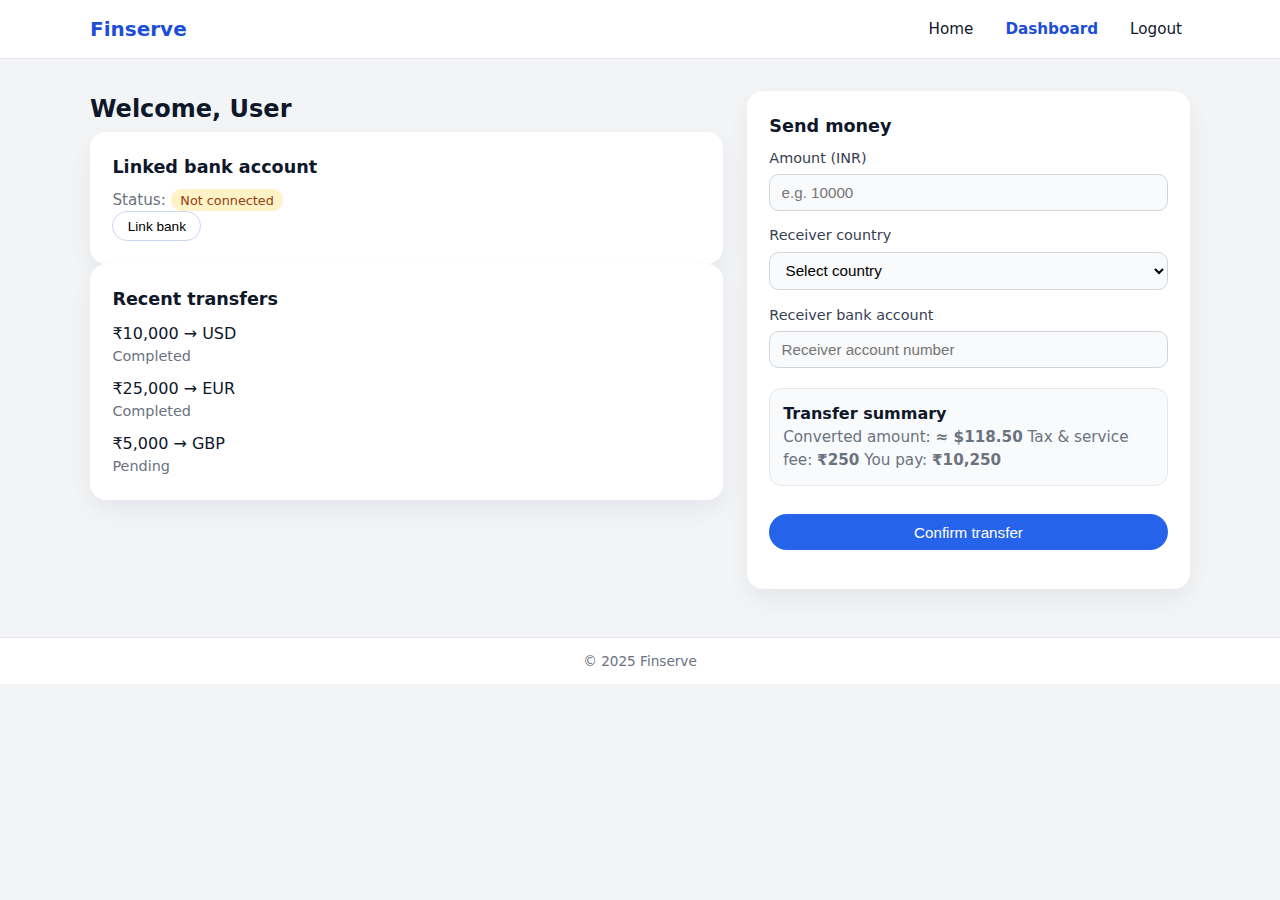
<file: dashboard.html>
<!DOCTYPE html>
<html lang="en">
<head>
    <meta charset="UTF-8">
    <title>Finserve – Dashboard</title>
    <link rel="stylesheet" href="styles.css">
    <meta name="viewport" content="width=device-width, initial-scale=1.0">
</head>
<body>
<header class="navbar">
    <div class="container nav-content">
        <a href="index.html" class="logo">Finserve</a>
        <nav class="nav-links">
            <a href="index.html">Home</a>
            <a href="dashboard.html" class="active">Dashboard</a>
            <a href="login.html">Logout</a>
        </nav>
    </div>
</header>

<main class="dashboard-main">
    <div class="container dashboard-layout">
        <section class="dash-left">
            <h2>Welcome, User</h2>

            <div class="card">
                <h3>Linked bank account</h3>
                <p>Status: <span class="badge badge-warning">Not connected</span></p>
                <button class="btn-outline btn-small" type="button">Link bank</button>
            </div>

            <div class="card">
                <h3>Recent transfers</h3>
                <ul class="transfer-list">
                    <li>
                        <span>₹10,000 → USD</span>
                        <span class="muted small">Completed</span>
                    </li>
                    <li>
                        <span>₹25,000 → EUR</span>
                        <span class="muted small">Completed</span>
                    </li>
                    <li>
                        <span>₹5,000 → GBP</span>
                        <span class="muted small">Pending</span>
                    </li>
                </ul>
            </div>
        </section>

        <section class="dash-right card">
            <h3>Send money</h3>
            <form action="#" method="post" class="form">
                <label>
                    Amount (INR)
                    <input type="number" name="amount" placeholder="e.g. 10000">
                </label>

                <label>
                    Receiver country
                    <select name="country">
                        <option value="">Select country</option>
                        <option value="us">United States (USD)</option>
                        <option value="uk">United Kingdom (GBP)</option>
                        <option value="eu">Europe (EUR)</option>
                    </select>
                </label>

                <label>
                    Receiver bank account
                    <input type="text" name="receiver" placeholder="Receiver account number">
                </label>

                <div class="summary-box">
                    <h4>Transfer summary</h4>
                    <p class="small">
                        Converted amount: <strong>≈ $118.50</strong>  
                        Tax & service fee: <strong>₹250</strong>  
                        You pay: <strong>₹10,250</strong>
                    </p>
                </div>

                <button type="submit" class="btn-primary btn-full">
                    Confirm transfer
                </button>
            </form>
        </section>
    </div>
</main>

<footer class="footer">
    <div class="container footer-content">
        <p>© 2025 Finserve</p>
    </div>
</footer>
</body>
</html>
</file>
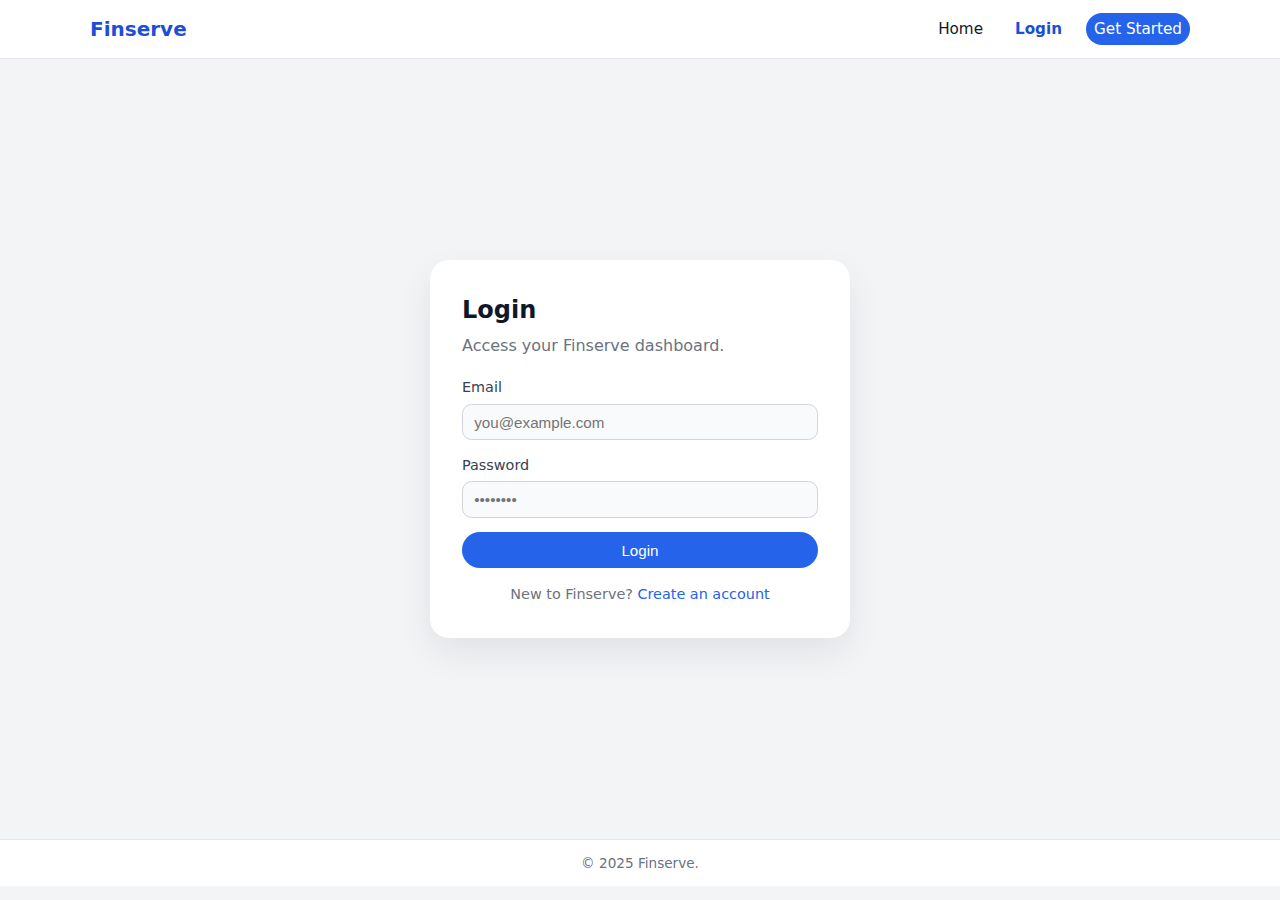
<file: login.html>
<!DOCTYPE html>
<html lang="en">
<head>
    <meta charset="UTF-8">
    <title>Finserve – Login</title>
    <link rel="stylesheet" href="styles.css">
    <meta name="viewport" content="width=device-width, initial-scale=1.0">
</head>
<body>
<header class="navbar">
    <div class="container nav-content">
        <a href="index.html" class="logo">Finserve</a>
        <nav class="nav-links">
            <a href="index.html">Home</a>
            <a href="login.html" class="active">Login</a>
            <a href="register.html" class="btn-primary btn-small">Get Started</a>
        </nav>
    </div>
</header>

<main class="auth-main">
    <div class="auth-card">
        <h2>Login</h2>
        <p class="auth-subtitle">Access your Finserve dashboard.</p>
        <form action="#" method="post" class="form">
            <label>
                Email
                <input type="email" name="email" placeholder="you@example.com" required>
            </label>
            <label>
                Password
                <input type="password" name="password" placeholder="••••••••" required>
            </label>
            <button type="submit" class="btn-primary btn-full">Login</button>
        </form>
        <p class="auth-alt">
            New to Finserve?
            <a href="register.html">Create an account</a>
        </p>
    </div>
</main>

<footer class="footer">
    <div class="container footer-content">
        <p>© 2025 Finserve.</p>
    </div>
</footer>
</body>
</html>
</file>
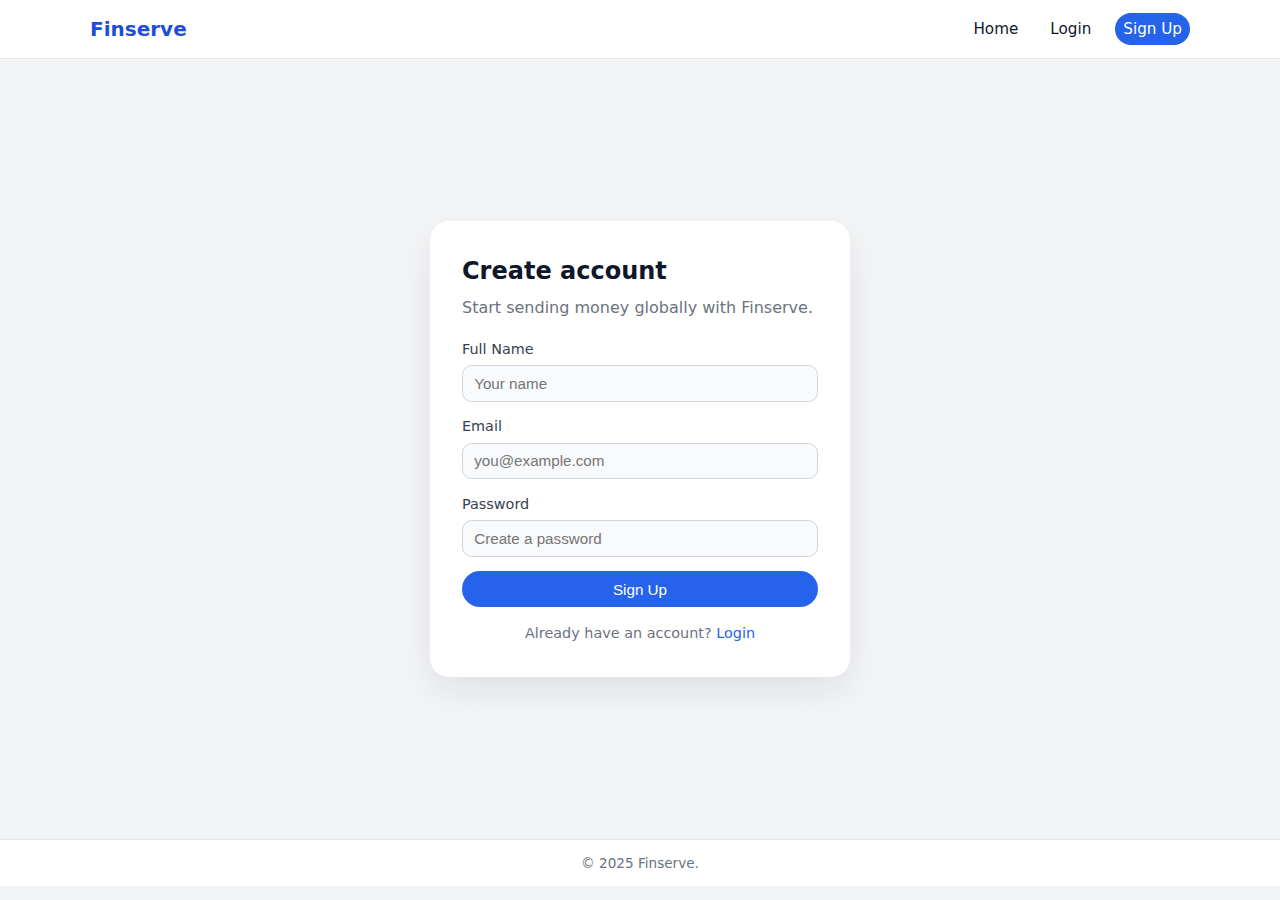
<file: register.html>
<!DOCTYPE html>
<html lang="en">
<head>
    <meta charset="UTF-8">
    <title>Finserve – Register</title>
    <link rel="stylesheet" href="styles.css">
    <meta name="viewport" content="width=device-width, initial-scale=1.0">
</head>
<body>
<header class="navbar">
    <div class="container nav-content">
        <a href="index.html" class="logo">Finserve</a>
        <nav class="nav-links">
            <a href="index.html">Home</a>
            <a href="login.html">Login</a>
            <a href="register.html" class="btn-primary btn-small active-btn">Sign Up</a>
        </nav>
    </div>
</header>

<main class="auth-main">
    <div class="auth-card">
        <h2>Create account</h2>
        <p class="auth-subtitle">Start sending money globally with Finserve.</p>
        <form action="#" method="post" class="form">
            <label>
                Full Name
                <input type="text" name="name" placeholder="Your name" required>
            </label>
            <label>
                Email
                <input type="email" name="email" placeholder="you@example.com" required>
            </label>
            <label>
                Password
                <input type="password" name="password" placeholder="Create a password" required>
            </label>
            <button type="submit" class="btn-primary btn-full">Sign Up</button>
        </form>
        <p class="auth-alt">
            Already have an account?
            <a href="login.html">Login</a>
        </p>
    </div>
</main>

<footer class="footer">
    <div class="container footer-content">
        <p>© 2025 Finserve.</p>
    </div>
</footer>
</body>
</html>
</file>
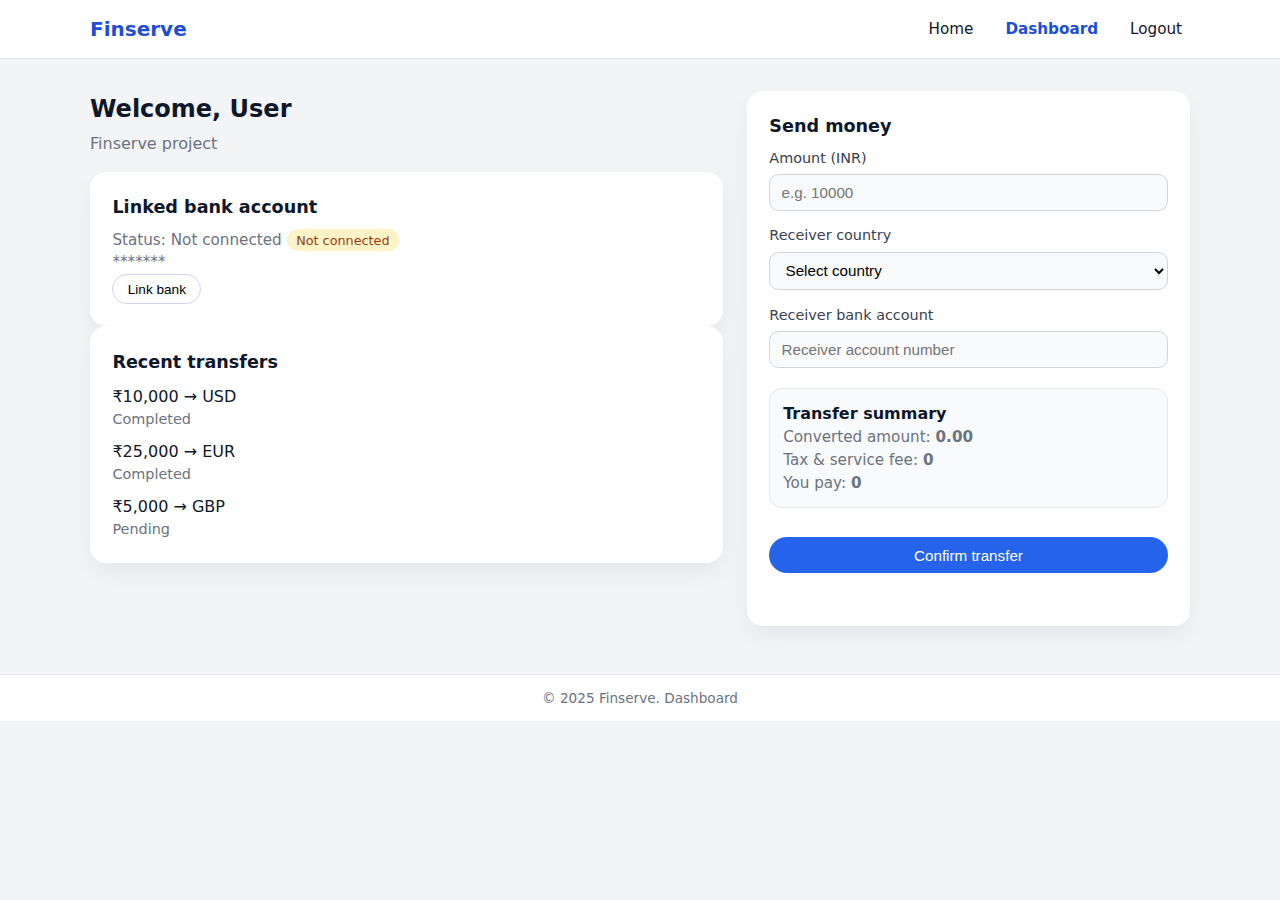
<file: New Capstone/Finverse/dashboard.html>
<!DOCTYPE html>
<html lang="en">
<head>
    <meta charset="UTF-8">
    <title>Finserve – Dashboard</title>
    <link rel="stylesheet" href="styles.css">
    <meta name="viewport" content="width=device-width, initial-scale=1.0">
</head>
<body>
<header class="navbar">
    <div class="container nav-content">
        <a href="index.html" class="logo">Finserve</a>
        <nav class="nav-links">
            <a href="index.html">Home</a>
            <a href="dashboard.html" class="active">Dashboard</a>
            <a href="login.html">Logout</a>
        </nav>
    </div>
</header>

<main class="dashboard-main">
    <div class="container dashboard-layout">
        <section class="dash-left">
            <h2>Welcome, User</h2>
            <p class="muted">Finserve project</p>

            <div class="card">
                <h3>Linked bank account</h3>
                <p>
                    Status:
                    <span id="bank-status-text">Not connected</span>
                    <span id="bank-status-badge" class="badge badge-warning">Not connected</span>
                </p>
                <p class="muted small">
                    *******
                </p>
                <button id="link-bank-btn" class="btn-outline btn-small" type="button">
                    Link bank
                </button>
            </div>

            <div class="card">
                <h3>Recent transfers</h3>
                <ul id="transfer-list" class="transfer-list">
                    <li>
                        <span>₹10,000 → USD</span>
                        <span class="muted small">Completed</span>
                    </li>
                    <li>
                        <span>₹25,000 → EUR</span>
                        <span class="muted small">Completed</span>
                    </li>
                    <li>
                        <span>₹5,000 → GBP</span>
                        <span class="muted small">Pending</span>
                    </li>
                </ul>
            </div>
        </section>

        <section class="dash-right card">
            <h3>Send money</h3>
            <form id="transfer-form" action="#" method="post" class="form">
                <label>
                    Amount (INR)
                    <input id="amount-input" type="number" name="amount" placeholder="e.g. 10000">
                </label>

                <label>
                    Receiver country
                    <select id="country-select" name="country">
                        <option value="">Select country</option>
                        <option value="us">United States (USD)</option>
                        <option value="uk">United Kingdom (GBP)</option>
                        <option value="eu">Europe (EUR)</option>
                    </select>
                </label>

                <label>
                    Receiver bank account
                    <input id="receiver-input" type="text" name="receiver" placeholder="Receiver account number">
                </label>

                <div class="summary-box">
                    <h4>Transfer summary</h4>
                    <p class="small">
                        Converted amount:
                        <strong id="converted-amount">0.00</strong><br>
                        Tax &amp; service fee:
                        <strong id="tax-amount">0</strong><br>
                        You pay:
                        <strong id="total-amount">0</strong>
                    </p>
                </div>

                <button id="transfer-btn" type="button" class="btn-primary btn-full">
                    Confirm transfer
                </button>

                <p id="transfer-message" class="small muted"></p>
            </form>
        </section>
    </div>
</main>

<footer class="footer">
    <div class="container footer-content">
        <p>© 2025 Finserve. Dashboard</p>
    </div>
</footer>

<script src="app.js"></script>
</body>
</html>
</file>
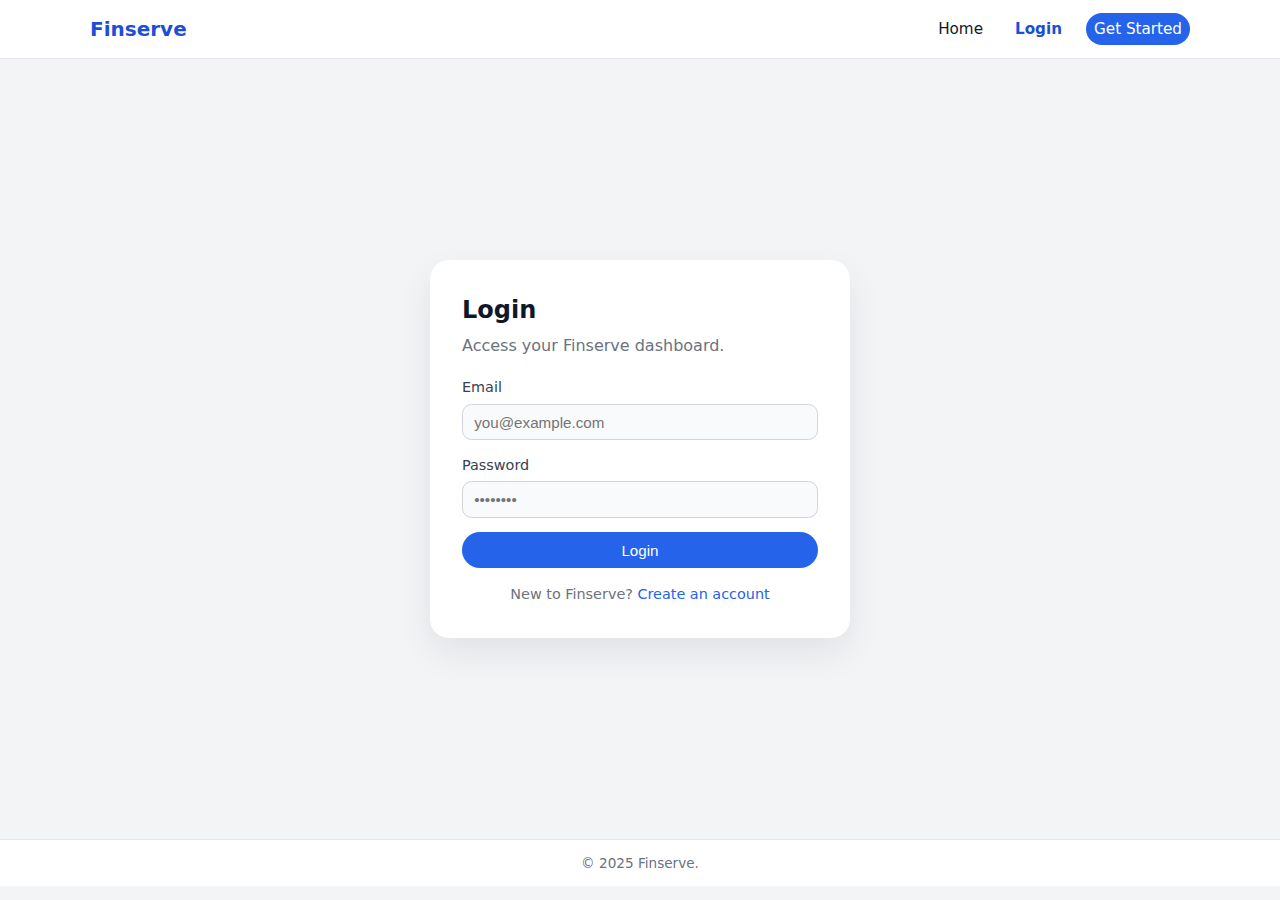
<file: New Capstone/Finverse/login.html>
<!DOCTYPE html>
<html lang="en">
<head>
    <meta charset="UTF-8">
    <title>Finserve – Login</title>
    <link rel="stylesheet" href="styles.css">
    <meta name="viewport" content="width=device-width, initial-scale=1.0">
</head>
<body>
<header class="navbar">
    <div class="container nav-content">
        <a href="index.html" class="logo">Finserve</a>
        <nav class="nav-links">
            <a href="index.html">Home</a>
            <a href="login.html" class="active">Login</a>
            <a href="register.html" class="btn-primary btn-small">Get Started</a>
        </nav>
    </div>
</header>

<main class="auth-main">
    <div class="auth-card">
        <h2>Login</h2>
        <p class="auth-subtitle">Access your Finserve dashboard.</p>
        <form id="login-form" action="#" method="post" class="form">
            <label>
                Email
                <input type="email" name="email" placeholder="you@example.com" required>
            </label>
            <label>
                Password
                <input type="password" name="password" placeholder="••••••••" required>
            </label>
            <button id="login-btn" type="button" class="btn-primary btn-full">Login</button>
        </form>
        <p class="auth-alt">
            New to Finserve?
            <a href="register.html">Create an account</a>
        </p>
        <p id="login-message" class="small muted"></p>
    </div>
</main>

<footer class="footer">
    <div class="container footer-content">
        <p>© 2025 Finserve.</p>
    </div>
</footer>

<script src="app.js"></script>
</body>
</html>
</file>
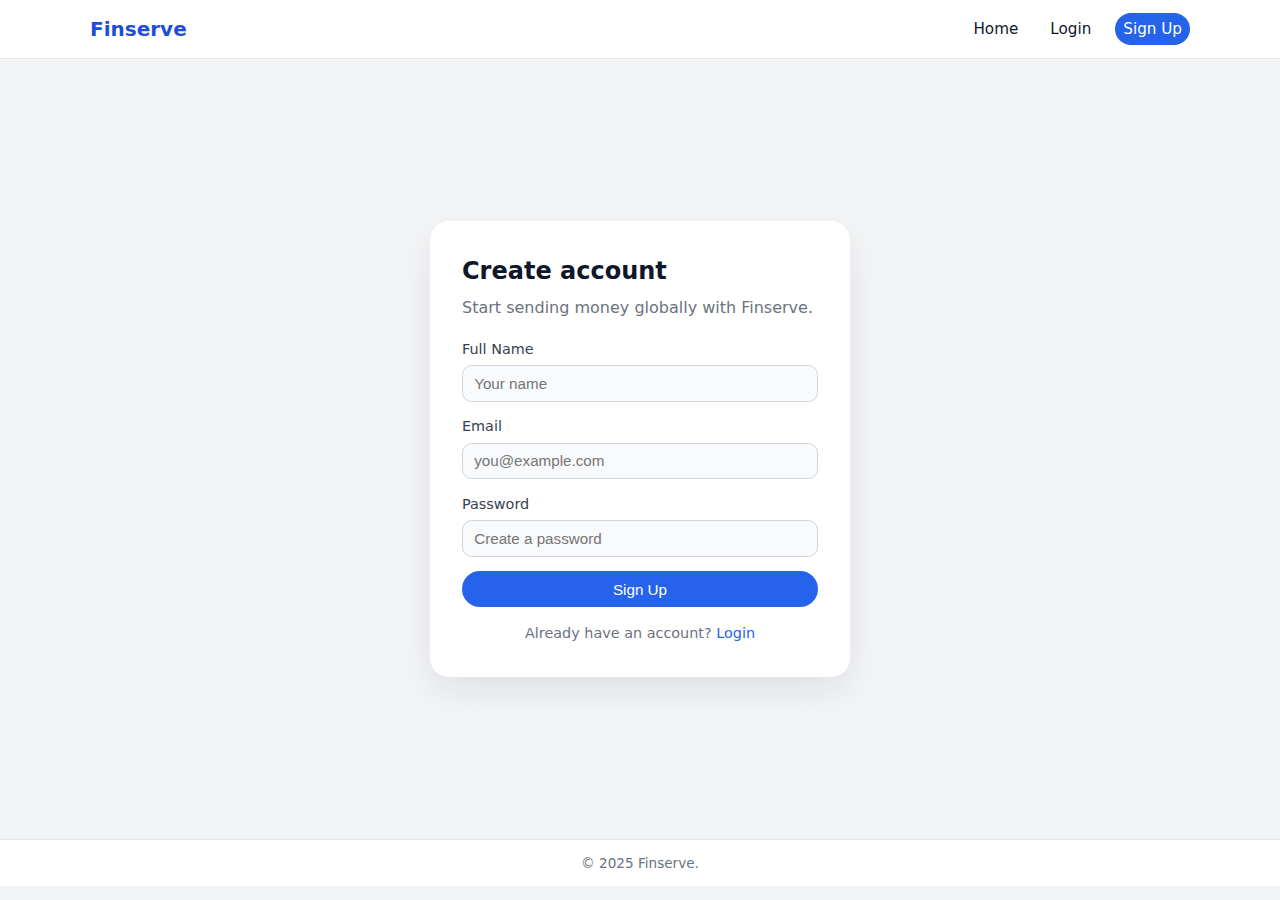
<file: New Capstone/Finverse/register.html>
<!DOCTYPE html>
<html lang="en">
<head>
    <meta charset="UTF-8">
    <title>Finserve – Register</title>
    <link rel="stylesheet" href="styles.css">
    <meta name="viewport" content="width=device-width, initial-scale=1.0">
</head>
<body>
<header class="navbar">
    <div class="container nav-content">
        <a href="index.html" class="logo">Finserve</a>
        <nav class="nav-links">
            <a href="index.html">Home</a>
            <a href="login.html">Login</a>
            <a href="register.html" class="btn-primary btn-small active-btn">Sign Up</a>
        </nav>
    </div>
</header>

<main class="auth-main">
    <div class="auth-card">
        <h2>Create account</h2>
        <p class="auth-subtitle">Start sending money globally with Finserve.</p>
        <form id="register-form" action="#" method="post" class="form">
            <label>
                Full Name
                <input type="text" name="name" placeholder="Your name" required>
            </label>
            <label>
                Email
                <input type="email" name="email" placeholder="you@example.com" required>
            </label>
            <label>
                Password
                <input type="password" name="password" placeholder="Create a password" required>
            </label>
            <button id="register-btn" type="button" class="btn-primary btn-full">Sign Up</button>
        </form>
        <p class="auth-alt">
            Already have an account?
            <a href="login.html">Login</a>
        </p>
        <p id="register-message" class="small muted"></p>
    </div>
</main>

<footer class="footer">
    <div class="container footer-content">
        <p>© 2025 Finserve.</p>
    </div>
</footer>

<script src="app.js"></script>
</body>
</html>
</file>
<file: styles.css>
/* Basic reset */
* {
    margin: 0;
    padding: 0;
    box-sizing: border-box;
}

/* Global styles */
body {
    font-family: system-ui, -apple-system, BlinkMacSystemFont, "Segoe UI", sans-serif;
    background-color: #f3f4f6;
    color: #0f172a;
    line-height: 1.5;
}

img {
    max-width: 100%;
    display: block;
}

a {
    text-decoration: none;
    color: inherit;
}

/* Utility */
.container {
    width: 90%;
    max-width: 1100px;
    margin: 0 auto;
}

.muted {
    color: #6b7280;
}

.small {
    font-size: 0.9rem;
}

.tiny {
    font-size: 0.8rem;
}

/* Navbar */
.navbar {
    background-color: #ffffff;
    border-bottom: 1px solid #e5e7eb;
    position: sticky;
    top: 0;
    z-index: 10;
}

.nav-content {
    display: flex;
    align-items: center;
    justify-content: space-between;
    padding: 0.8rem 0;
}

.logo {
    font-weight: 700;
    font-size: 1.25rem;
    color: #1d4ed8;
}

.nav-links {
    display: flex;
    align-items: center;
    gap: 1rem;
}

.nav-links a {
    font-size: 0.95rem;
    padding: 0.3rem 0.5rem;
    border-radius: 999px;
}

.nav-links a:hover {
    background-color: #eff6ff;
}

.nav-links .active {
    color: #1d4ed8;
    font-weight: 600;
}

/* Buttons */
.btn-primary {
    background-color: #2563eb;
    color: #ffffff;
    padding: 0.6rem 1.2rem;
    border-radius: 999px;
    border: none;
    display: inline-block;
    text-align: center;
    font-size: 0.95rem;
    cursor: pointer;
}

.btn-primary:hover {
    background-color: #1d4ed8;
}

.btn-outline {
    border-radius: 999px;
    border: 1px solid #cbd5f5;
    padding: 0.6rem 1.2rem;
    font-size: 0.95rem;
    background-color: #ffffff;
    cursor: pointer;
}

.btn-outline:hover {
    background-color: #eef2ff;
}

.btn-small {
    padding: 0.4rem 0.9rem;
    font-size: 0.85rem;
}

.btn-full {
    width: 100%;
}

/* Hero */
.hero {
    padding: 3rem 0 2rem;
    background-color: #f9fafb;
}

.hero-content {
    display: flex;
    flex-wrap: wrap;
    gap: 2rem;
    align-items: center;
}

.hero-text {
    flex: 1 1 320px;
}

.hero-text h1 {
    font-size: 2.2rem;
    margin-bottom: 0.8rem;
}

.hero-text p {
    color: #4b5563;
    margin-bottom: 1rem;
}

.hero-actions {
    display: flex;
    flex-wrap: wrap;
    gap: 0.8rem;
    margin-bottom: 0.8rem;
}

.hero-note {
    font-size: 0.9rem;
    color: #6b7280;
}

.hero-image {
    flex: 1 1 280px;
    border-radius: 1.5rem;
    overflow: hidden;
    box-shadow: 0 15px 35px rgba(15, 23, 42, 0.12);
}

/* Sections */
.section {
    padding: 2.5rem 0;
}

.section-alt {
    background-color: #ffffff;
}

.section-title {
    text-align: center;
    margin-bottom: 1.8rem;
    font-size: 1.6rem;
}

/* Cards and grid */
.grid-3 {
    display: grid;
    grid-template-columns: repeat(3, minmax(0, 1fr));
    gap: 1.5rem;
}

.card {
    background-color: #ffffff;
    padding: 1.4rem;
    border-radius: 1rem;
    box-shadow: 0 10px 25px rgba(15, 23, 42, 0.06);
}

.card h3 {
    margin-bottom: 0.5rem;
    font-size: 1.1rem;
}

.card p {
    font-size: 0.95rem;
    color: #6b7280;
}

/* Steps */
.steps {
    display: grid;
    gap: 1rem;
}

.step {
    display: flex;
    gap: 1rem;
    align-items: flex-start;
}

.step-number {
    width: 2rem;
    height: 2rem;
    border-radius: 999px;
    background-color: #2563eb;
    color: #ffffff;
    display: inline-flex;
    align-items: center;
    justify-content: center;
    font-weight: 600;
}

/* Auth pages */
.auth-main {
    min-height: calc(100vh - 120px);
    display: flex;
    align-items: center;
    justify-content: center;
    padding: 2rem 0;
}

.auth-card {
    background-color: #ffffff;
    padding: 2rem;
    border-radius: 1.2rem;
    width: 100%;
    max-width: 420px;
    box-shadow: 0 15px 35px rgba(15, 23, 42, 0.08);
}

.auth-card h2 {
    margin-bottom: 0.4rem;
}

.auth-subtitle {
    margin-bottom: 1.2rem;
    color: #6b7280;
}

.form {
    display: grid;
    gap: 0.9rem;
    margin-bottom: 1rem;
}

.form label {
    font-size: 0.9rem;
    color: #374151;
    display: grid;
    gap: 0.3rem;
}

.form input,
.form select {
    padding: 0.55rem 0.7rem;
    border-radius: 0.6rem;
    border: 1px solid #d1d5db;
    font-size: 0.95rem;
    outline: none;
    background-color: #f9fafb;
}

.form input:focus,
.form select:focus {
    border-color: #2563eb;
    box-shadow: 0 0 0 1px rgba(37, 99, 235, 0.35);
    background-color: #ffffff;
}

.auth-alt {
    font-size: 0.9rem;
    color: #6b7280;
    text-align: center;
}

.auth-alt a {
    color: #2563eb;
}

/* Dashboard */
.dashboard-main {
    padding: 2rem 0 3rem;
}

.dashboard-layout {
    display: grid;
    grid-template-columns: 2fr 1.4fr;
    gap: 1.5rem;
}

.dash-left > h2 {
    margin-bottom: 0.3rem;
}

.dash-left > .muted {
    margin-bottom: 1rem;
}

.transfer-list {
    list-style: none;
    display: grid;
    gap: 0.6rem;
    margin-top: 0.6rem;
}

.transfer-list li {
    display: flex;
    flex-direction: column;
}

/* Badges */
.badge {
    display: inline-flex;
    align-items: center;
    padding: 0.1rem 0.6rem;
    border-radius: 999px;
    font-size: 0.8rem;
}

.badge-warning {
    background-color: #fef3c7;
    color: #92400e;
}

/* Summary box */
.summary-box {
    background-color: #f9fafb;
    border-radius: 0.8rem;
    padding: 0.8rem;
    margin: 0.4rem 0 0.9rem;
    border: 1px solid #e5e7eb;
}

/* Footer */
.footer {
    border-top: 1px solid #e5e7eb;
    background-color: #ffffff;
    padding: 0.8rem 0;
    font-size: 0.85rem;
    color: #6b7280;
}

.footer-content {
    text-align: center;
}

/* Responsive */
@media (max-width: 900px) {
    .hero-content {
        flex-direction: column;
    }

    .grid-3 {
        grid-template-columns: 1fr;
    }

    .dashboard-layout {
        grid-template-columns: 1fr;
    }

    .nav-links {
        gap: 0.6rem;
    }
}
</file>
<file: New Capstone/Finverse/styles.css>
/* Basic reset */
* {
    margin: 0;
    padding: 0;
    box-sizing: border-box;
}

/* Global styles */
body {
    font-family: system-ui, -apple-system, BlinkMacSystemFont, "Segoe UI", sans-serif;
    background-color: #f3f4f6;
    color: #0f172a;
    line-height: 1.5;
}

img {
    max-width: 100%;
    display: block;
}

a {
    text-decoration: none;
    color: inherit;
}

.container {
    width: 90%;
    max-width: 1100px;
    margin: 0 auto;
}

.muted {
    color: #6b7280;
}

.small {
    font-size: 0.9rem;
}

.tiny {
    font-size: 0.8rem;
}

/* Navbar */
.navbar {
    background-color: #ffffff;
    border-bottom: 1px solid #e5e7eb;
    position: sticky;
    top: 0;
    z-index: 10;
}

.nav-content {
    display: flex;
    align-items: center;
    justify-content: space-between;
    padding: 0.8rem 0;
}

.logo {
    font-weight: 700;
    font-size: 1.25rem;
    color: #1d4ed8;
}

.nav-links {
    display: flex;
    align-items: center;
    gap: 1rem;
}

.nav-links a {
    font-size: 0.95rem;
    padding: 0.3rem 0.5rem;
    border-radius: 999px;
    transition: background-color 0.2s ease;
}

.nav-links a:hover {
    background-color: #eff6ff;
}

.nav-links .active {
    color: #1d4ed8;
    font-weight: 600;
}

/* Buttons */
.btn-primary {
    background-color: #2563eb;
    color: #ffffff;
    padding: 0.6rem 1.2rem;
    border-radius: 999px;
    border: none;
    display: inline-block;
    text-align: center;
    font-size: 0.95rem;
    cursor: pointer;
    transition: background-color 0.2s ease, transform 0.2s ease;
}

.btn-primary:hover {
    background-color: #1d4ed8;
    transform: translateY(-1px);
}

.btn-outline {
    border-radius: 999px;
    border: 1px solid #cbd5f5;
    padding: 0.6rem 1.2rem;
    font-size: 0.95rem;
    background-color: #ffffff;
    cursor: pointer;
    transition: background-color 0.2s ease, transform 0.2s ease;
}

.btn-outline:hover {
    background-color: #eef2ff;
    transform: translateY(-1px);
}

.btn-small {
    padding: 0.4rem 0.9rem;
    font-size: 0.85rem;
}

.btn-full {
    width: 100%;
}

/* Hero */
.hero {
    padding: 3rem 0 2rem;
    background-color: #f9fafb;
}

.hero-content {
    display: flex;
    flex-wrap: wrap;
    gap: 2rem;
    align-items: center;
}

.hero-text {
    flex: 1 1 320px;
    animation: fadeInUp 0.6s ease-out 0.1s both;
}

.hero-text h1 {
    font-size: 2.2rem;
    margin-bottom: 0.8rem;
}

.hero-text p {
    color: #4b5563;
    margin-bottom: 1rem;
}

.hero-actions {
    display: flex;
    flex-wrap: wrap;
    gap: 0.8rem;
    margin-bottom: 0.8rem;
}

.hero-note {
    font-size: 0.9rem;
    color: #6b7280;
}

.hero-image {
    flex: 1 1 280px;
    border-radius: 1.5rem;
    overflow: hidden;
    box-shadow: 0 15px 35px rgba(15, 23, 42, 0.12);
    animation: fadeInUp 0.6s ease-out 0.2s both;
}

/* Sections */
.section {
    padding: 2.5rem 0;
}

.section-alt {
    background-color: #ffffff;
}

.section-title {
    text-align: center;
    margin-bottom: 1.8rem;
    font-size: 1.6rem;
}

/* Cards and grid */
.grid-3 {
    display: grid;
    grid-template-columns: repeat(3, minmax(0, 1fr));
    gap: 1.5rem;
}

.card {
    background-color: #ffffff;
    padding: 1.4rem;
    border-radius: 1rem;
    box-shadow: 0 10px 25px rgba(15, 23, 42, 0.06);
    transition: transform 0.2s ease, box-shadow 0.2s ease;
}

.card:hover {
    transform: translateY(-4px);
    box-shadow: 0 15px 35px rgba(15, 23, 42, 0.12);
}

.card h3 {
    margin-bottom: 0.5rem;
    font-size: 1.1rem;
}

.card p {
    font-size: 0.95rem;
    color: #6b7280;
}

/* Steps */
.steps {
    display: grid;
    gap: 1rem;
}

.step {
    display: flex;
    gap: 1rem;
    align-items: flex-start;
}

.step-number {
    width: 2rem;
    height: 2rem;
    border-radius: 999px;
    background-color: #2563eb;
    color: #ffffff;
    display: inline-flex;
    align-items: center;
    justify-content: center;
    font-weight: 600;
}

/* Auth pages */
.auth-main {
    min-height: calc(100vh - 120px);
    display: flex;
    align-items: center;
    justify-content: center;
    padding: 2rem 0;
}

.auth-card {
    background-color: #ffffff;
    padding: 2rem;
    border-radius: 1.2rem;
    width: 100%;
    max-width: 420px;
    box-shadow: 0 15px 35px rgba(15, 23, 42, 0.08);
}

.auth-card h2 {
    margin-bottom: 0.4rem;
}

.auth-subtitle {
    margin-bottom: 1.2rem;
    color: #6b7280;
}

.form {
    display: grid;
    gap: 0.9rem;
    margin-bottom: 1rem;
}

.form label {
    font-size: 0.9rem;
    color: #374151;
    display: grid;
    gap: 0.3rem;
}

.form input,
.form select {
    padding: 0.55rem 0.7rem;
    border-radius: 0.6rem;
    border: 1px solid #d1d5db;
    font-size: 0.95rem;
    outline: none;
    background-color: #f9fafb;
    transition: border-color 0.2s ease, box-shadow 0.2s ease, background-color 0.2s ease;
}

.form input:focus,
.form select:focus {
    border-color: #2563eb;
    box-shadow: 0 0 0 1px rgba(37, 99, 235, 0.35);
    background-color: #ffffff;
}

.auth-alt {
    font-size: 0.9rem;
    color: #6b7280;
    text-align: center;
}

.auth-alt a {
    color: #2563eb;
}

/* Dashboard */
.dashboard-main {
    padding: 2rem 0 3rem;
}

.dashboard-layout {
    display: grid;
    grid-template-columns: 2fr 1.4fr;
    gap: 1.5rem;
}

.dash-left > h2 {
    margin-bottom: 0.3rem;
}

.dash-left > .muted {
    margin-bottom: 1rem;
}

.transfer-list {
    list-style: none;
    display: grid;
    gap: 0.6rem;
    margin-top: 0.6rem;
}

.transfer-list li {
    display: flex;
    flex-direction: column;
}

/* Badges */
.badge {
    display: inline-flex;
    align-items: center;
    padding: 0.1rem 0.6rem;
    border-radius: 999px;
    font-size: 0.8rem;
}

.badge-warning {
    background-color: #fef3c7;
    color: #92400e;
}

.badge-success {
    background-color: #dcfce7;
    color: #166534;
}

/* Summary box */
.summary-box {
    background-color: #f9fafb;
    border-radius: 0.8rem;
    padding: 0.8rem;
    margin: 0.4rem 0 0.9rem;
    border: 1px solid #e5e7eb;
}

/* Footer */
.footer {
    border-top: 1px solid #e5e7eb;
    background-color: #ffffff;
    padding: 0.8rem 0;
    font-size: 0.85rem;
    color: #6b7280;
}

.footer-content {
    text-align: center;
}

/* Animation */
@keyframes fadeInUp {
    from {
        opacity: 0;
        transform: translateY(10px);
    }
    to {
        opacity: 1;
        transform: translateY(0);
    }
}

/* Responsive */

/* LAPTOP SCREENS */
@media (max-width: 1200px) {
    .container {
        max-width: 1000px;
    }

    .hero-text h1 {
        font-size: 2rem;
    }

    .dashboard-layout {
        grid-template-columns: 1.8fr 1.2fr;
    }
}

/* TABLET SCREENS */
@media (max-width: 900px) {
    .hero-content {
        flex-direction: column;
        text-align: center;
    }

    .hero-actions {
        justify-content: center;
    }

    .grid-3 {
        grid-template-columns: 1fr;
    }

    .dashboard-layout {
        grid-template-columns: 1fr;
    }

    .nav-links {
        gap: 0.6rem;
    }

    .hero-image {
        max-width: 400px;
        margin: 0 auto;
    }
}

/* MOBILE PHONES */
@media (max-width: 600px) {
    .nav-content {
        flex-direction: column;
        gap: 0.5rem;
    }

    .nav-links {
        flex-wrap: wrap;
        justify-content: center;
    }

    .hero {
        padding: 2rem 0 1.5rem;
    }

    .hero-text h1 {
        font-size: 1.6rem;
    }

    .section-title {
        font-size: 1.3rem;
    }

    .card {
        padding: 1rem;
    }

    .auth-card {
        padding: 1.5rem;
    }

    .btn-primary,
    .btn-outline {
        width: 100%;
        text-align: center;
    }

    .dashboard-main {
        padding: 1.5rem 0 2rem;
    }
}
</file>
